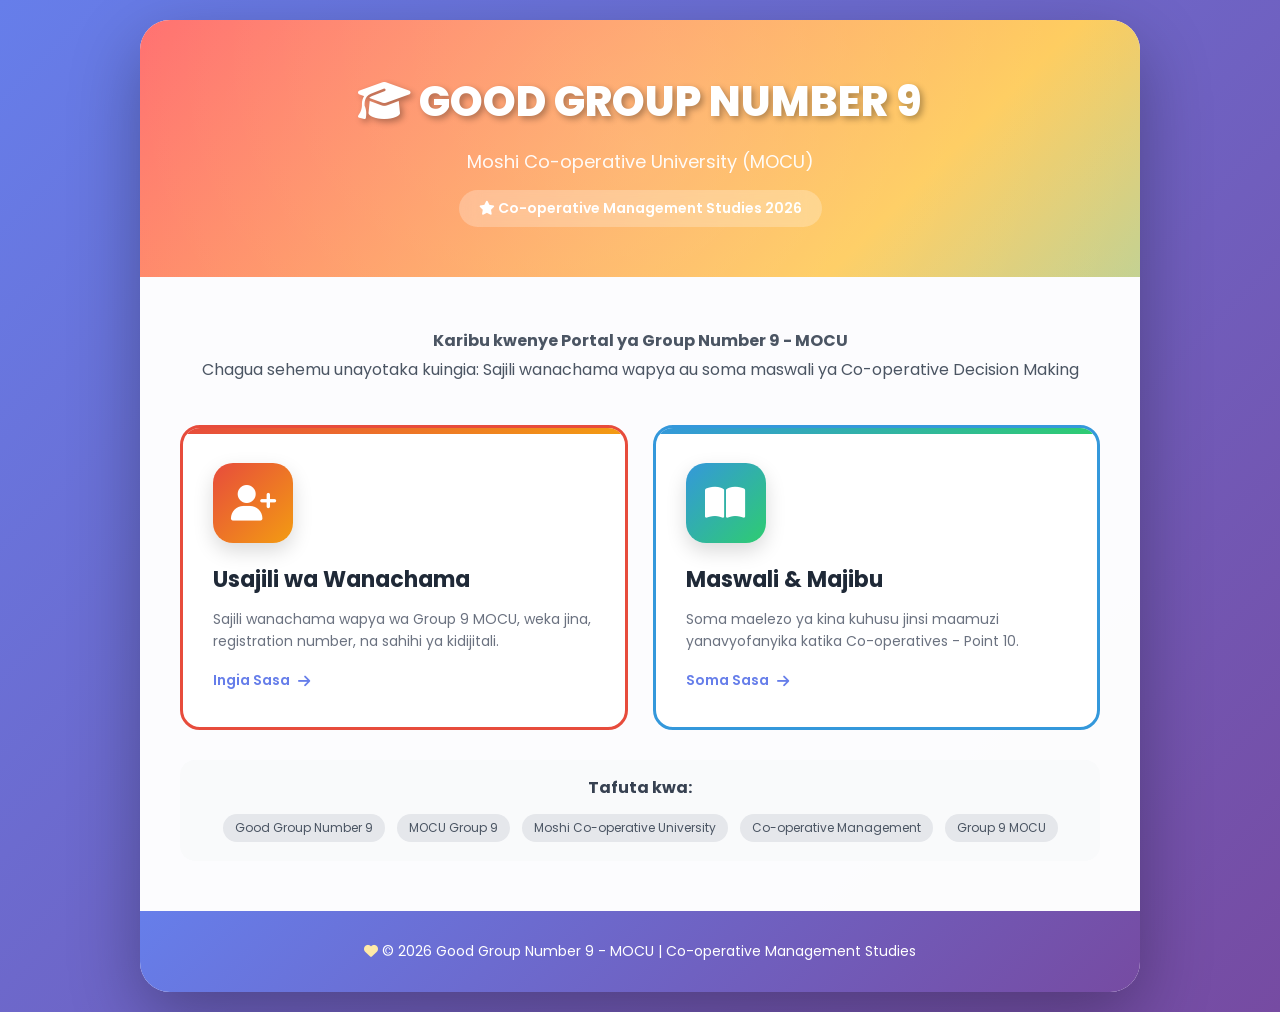
<file: index.html>
<!DOCTYPE html>
<html lang="sw">
<head>
<meta charset="UTF-8">
<meta name="viewport" content="width=device-width, initial-scale=1.0">

<!-- SEO Meta Tags - HII NDIO ITAKAYOFANYA IPATIKANE GOOGLE -->
<title>Good Group Number 9 - MOCU | Co-operative Management Portal</title>
<meta name="description" content="Good Group Number 9 MOCU - Moshi Co-operative University. Member registration portal na maswali ya Co-operative Decision Making. Co-operative Management Studies 2026.">
<meta name="keywords" content="Good Group Number 9, MOCU, Moshi Co-operative University, Group 9 MOCU, Co-operative Management, Group Number 9, MOCU Group 9, Ushirika MOCU, Co-operative Decision Making">
<meta name="author" content="Group 9 - MOCU">

<!-- Open Graph kwa Social Media -->
<meta property="og:title" content="Good Group Number 9 - MOCU Portal">
<meta property="og:description" content="Co-operative Management Studies Portal - Member Registration & Study Materials">
<meta property="og:type" content="website">
<meta property="og:site_name" content="MOCU Group 9">

<!-- Robots -->
<meta name="robots" content="index, follow">
<meta name="googlebot" content="index, follow">

<link rel="stylesheet" href="https://cdnjs.cloudflare.com/ajax/libs/font-awesome/6.5.1/css/all.min.css">
<style>
    @import url('https://fonts.googleapis.com/css2?family=Poppins:wght@300;400;500;600;700;800&display=swap');
    
    * {
        margin: 0;
        padding: 0;
        box-sizing: border-box;
    }
    
    body {
        font-family: 'Poppins', sans-serif;
        min-height: 100vh;
        background: linear-gradient(135deg, #667eea 0%, #764ba2 25%, #f093fb 50%, #4facfe 75%, #00f2fe 100%);
        background-size: 400% 400%;
        animation: gradientShift 15s ease infinite;
        display: flex;
        align-items: center;
        justify-content: center;
        padding: 20px;
    }
    
    @keyframes gradientShift {
        0% { background-position: 0% 50%; }
        50% { background-position: 100% 50%; }
        100% { background-position: 0% 50%; }
    }
    
    .container {
        max-width: 1000px;
        width: 100%;
    }
    
    .cover-card {
        background: rgba(255, 255, 255, 0.98);
        border-radius: 30px;
        box-shadow: 0 25px 70px rgba(0,0,0,0.3);
        overflow: hidden;
        animation: slideUp 0.6s ease-out;
    }
    
    @keyframes slideUp {
        from { opacity: 0; transform: translateY(40px); }
        to { opacity: 1; transform: translateY(0); }
    }
    
    .cover-header {
        background: linear-gradient(135deg, #ff6b6b 0%, #feca57 25%, #48dbfb 50%, #ff9ff3 75%, #54a0ff 100%);
        background-size: 300% 300%;
        animation: headerGradient 8s ease infinite;
        padding: 50px 40px;
        text-align: center;
        color: white;
        position: relative;
        overflow: hidden;
    }
    
    @keyframes headerGradient {
        0% { background-position: 0% 50%; }
        50% { background-position: 100% 50%; }
        100% { background-position: 0% 50%; }
    }
    
    .cover-header::before {
        content: '';
        position: absolute;
        top: -50%;
        left: -50%;
        width: 200%;
        height: 200%;
        background: radial-gradient(circle, rgba(255,255,255,0.15) 0%, transparent 70%);
        animation: rotate 20s linear infinite;
    }
    
    @keyframes rotate {
        from { transform: rotate(0deg); }
        to { transform: rotate(360deg); }
    }
    
    .cover-header h1 {
        font-size: 42px;
        font-weight: 800;
        margin-bottom: 15px;
        text-shadow: 3px 3px 6px rgba(0,0,0,0.3);
        position: relative;
        z-index: 1;
    }
    
    .cover-header p {
        font-size: 18px;
        opacity: 0.95;
        position: relative;
        z-index: 1;
    }
    
    .cover-header .badge {
        display: inline-block;
        background: rgba(255,255,255,0.25);
        padding: 8px 20px;
        border-radius: 25px;
        margin-top: 15px;
        font-size: 14px;
        font-weight: 600;
        backdrop-filter: blur(10px);
        position: relative;
        z-index: 1;
    }
    
    .cover-body {
        padding: 50px 40px;
    }
    
    .intro-text {
        text-align: center;
        color: #4b5563;
        font-size: 16px;
        margin-bottom: 40px;
        line-height: 1.8;
    }
    
    .cards-grid {
        display: grid;
        grid-template-columns: repeat(auto-fit, minmax(280px, 1fr));
        gap: 25px;
        margin-bottom: 30px;
    }
    
    .nav-card {
        background: white;
        border-radius: 20px;
        padding: 35px 30px;
        text-decoration: none;
        color: inherit;
        border: 3px solid transparent;
        transition: all 0.4s cubic-bezier(0.175, 0.885, 0.32, 1.275);
        position: relative;
        overflow: hidden;
        cursor: pointer;
    }
    
    .nav-card::before {
        content: '';
        position: absolute;
        top: 0;
        left: 0;
        width: 100%;
        height: 6px;
        transition: height 0.3s ease;
    }
    
    .nav-card:hover::before {
        height: 100%;
        opacity: 0.05;
    }
    
    .nav-card:hover {
        transform: translateY(-8px) scale(1.02);
        box-shadow: 0 20px 40px rgba(0,0,0,0.15);
    }
    
    .nav-card:nth-child(1) {
        border-color: #e74c3c;
    }
    .nav-card:nth-child(1)::before {
        background: linear-gradient(135deg, #e74c3c, #f39c12);
    }
    .nav-card:nth-child(1) .icon-box {
        background: linear-gradient(135deg, #e74c3c, #f39c12);
    }
    
    .nav-card:nth-child(2) {
        border-color: #3498db;
    }
    .nav-card:nth-child(2)::before {
        background: linear-gradient(135deg, #3498db, #2ecc71);
    }
    .nav-card:nth-child(2) .icon-box {
        background: linear-gradient(135deg, #3498db, #2ecc71);
    }
    
    .icon-box {
        width: 80px;
        height: 80px;
        border-radius: 20px;
        display: flex;
        align-items: center;
        justify-content: center;
        font-size: 36px;
        color: white;
        margin-bottom: 20px;
        box-shadow: 0 8px 20px rgba(0,0,0,0.15);
        transition: transform 0.3s ease;
    }
    
    .nav-card:hover .icon-box {
        transform: rotateY(360deg);
    }
    
    .nav-card h2 {
        font-size: 22px;
        color: #1f2937;
        margin-bottom: 12px;
        font-weight: 700;
    }
    
    .nav-card p {
        color: #6b7280;
        font-size: 14px;
        line-height: 1.6;
        margin-bottom: 15px;
    }
    
    .nav-card .btn-arrow {
        display: inline-flex;
        align-items: center;
        gap: 8px;
        color: #667eea;
        font-weight: 600;
        font-size: 14px;
        transition: gap 0.3s ease;
    }
    
    .nav-card:hover .btn-arrow {
        gap: 12px;
    }
    
    .footer {
        text-align: center;
        padding: 30px;
        background: linear-gradient(135deg, #667eea 0%, #764ba2 100%);
        color: white;
        font-size: 14px;
    }
    
    .footer i {
        color: #ffeaa7;
    }
    
    .search-tags {
        text-align: center;
        margin-top: 20px;
        padding: 15px;
        background: #f9fafb;
        border-radius: 15px;
    }
    
    .search-tags span {
        display: inline-block;
        background: #e5e7eb;
        color: #4b5563;
        padding: 5px 12px;
        border-radius: 15px;
        font-size: 12px;
        margin: 4px;
    }
    
    @media (max-width: 768px) {
        .cover-header h1 { font-size: 32px; }
        .cover-header p { font-size: 16px; }
        .cover-body { padding: 30px 20px; }
        .cards-grid { grid-template-columns: 1fr; }
    }
</style>
</head>
<body>

<div class="container">
    <div class="cover-card">
        <div class="cover-header">
            <h1><i class="fas fa-graduation-cap"></i> GOOD GROUP NUMBER 9</h1>
            <p>Moshi Co-operative University (MOCU)</p>
            <div class="badge">
                <i class="fas fa-star"></i> Co-operative Management Studies 2026
            </div>
        </div>

        <div class="cover-body">
            <div class="intro-text">
                <strong>Karibu kwenye Portal ya Group Number 9 - MOCU</strong><br>
                Chagua sehemu unayotaka kuingia: Sajili wanachama wapya au soma maswali ya Co-operative Decision Making
            </div>

            <div class="cards-grid">
                <!-- Card 1: Registration -->
                <a href="registration.html" class="nav-card">
                    <div class="icon-box">
                        <i class="fas fa-user-plus"></i>
                    </div>
                    <h2>Usajili wa Wanachama</h2>
                    <p>Sajili wanachama wapya wa Group 9 MOCU, weka jina, registration number, na sahihi ya kidijitali.</p>
                    <span class="btn-arrow">
                        Ingia Sasa <i class="fas fa-arrow-right"></i>
                    </span>
                </a>

                <!-- Card 2: Maswali -->
                <a href="maswali.html" class="nav-card">
                    <div class="icon-box">
                        <i class="fas fa-book-open"></i>
                    </div>
                    <h2>Maswali & Majibu</h2>
                    <p>Soma maelezo ya kina kuhusu jinsi maamuzi yanavyofanyika katika Co-operatives - Point 10.</p>
                    <span class="btn-arrow">
                        Soma Sasa <i class="fas fa-arrow-right"></i>
                    </span>
                </a>
            </div>

            <div class="search-tags">
                <strong style="display: block; margin-bottom: 10px; color: #374151;">Tafuta kwa:</strong>
                <span>Good Group Number 9</span>
                <span>MOCU Group 9</span>
                <span>Moshi Co-operative University</span>
                <span>Co-operative Management</span>
                <span>Group 9 MOCU</span>
            </div>
        </div>

        <div class="footer">
            <p><i class="fas fa-heart"></i> &copy; 2026 Good Group Number 9 - MOCU | Co-operative Management Studies</p>
        </div>
    </div>
</div>

</body>
</html>
</file>
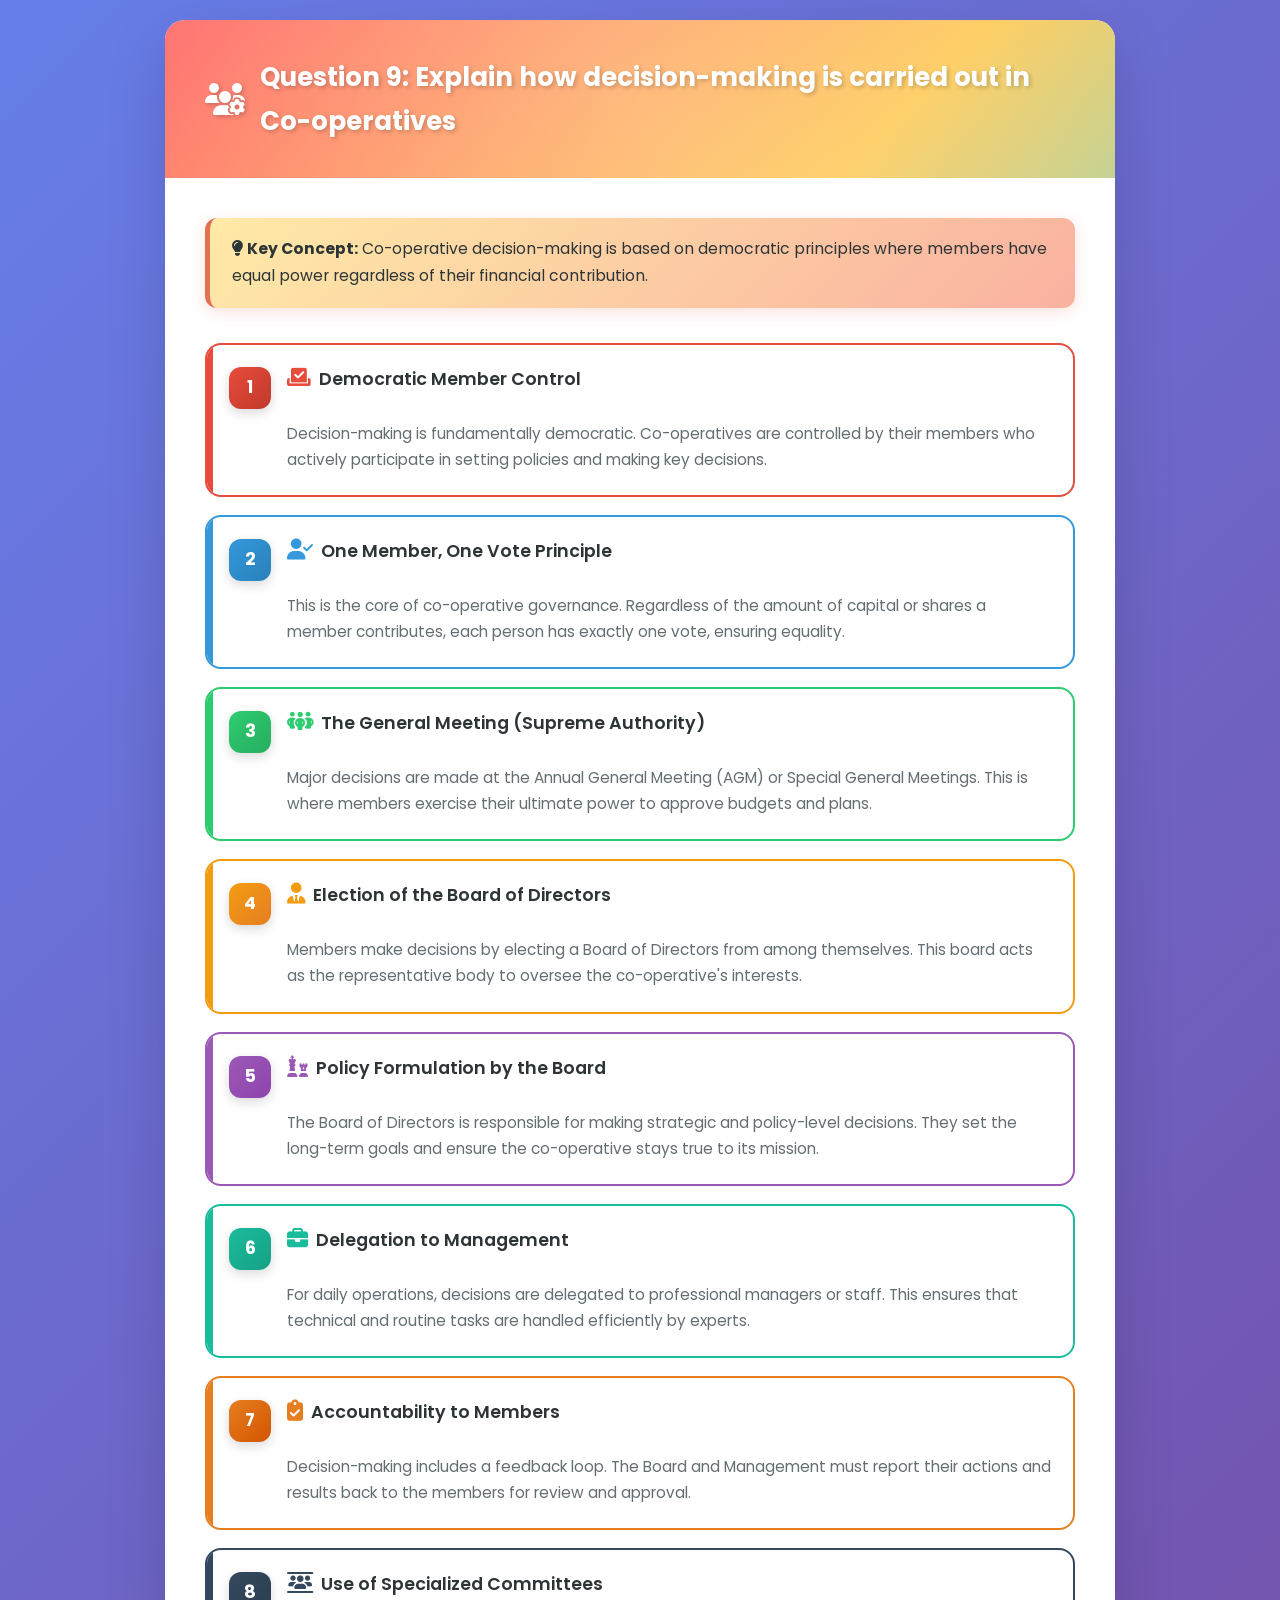
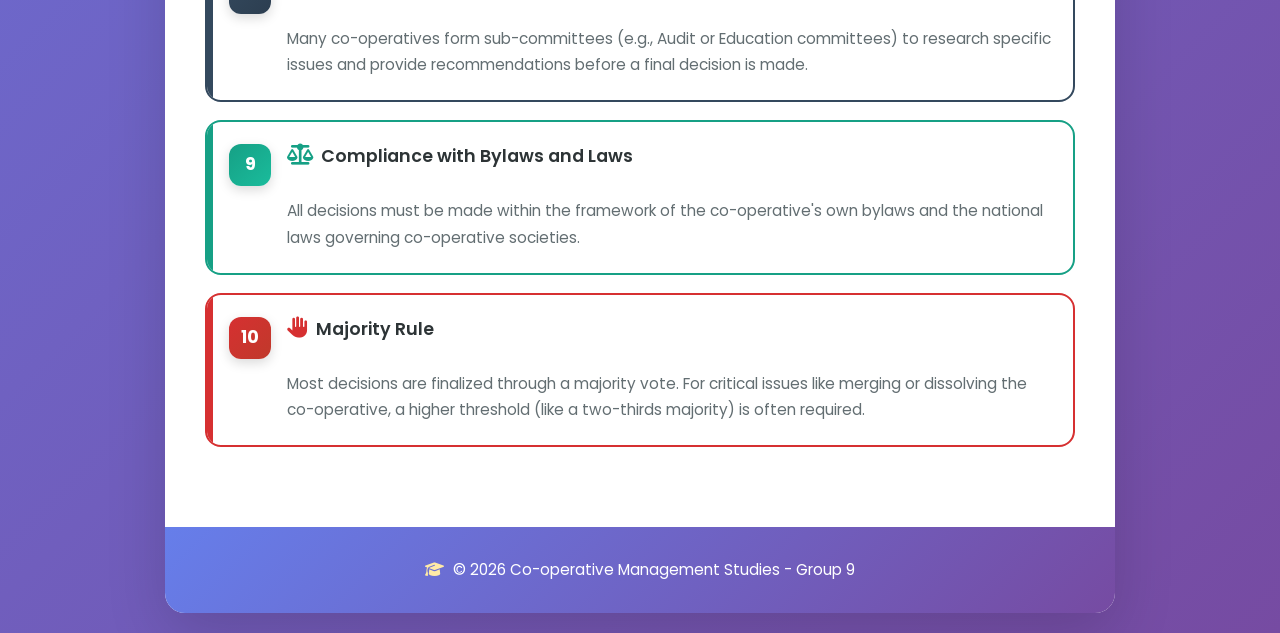
<file: Index.html>
<!DOCTYPE html>
<html lang="en">
<head>
<meta charset="UTF-8">
<meta name="viewport" content="width=device-width, initial-scale=1.0">
<title>Co-operative Decision Making - 10 Points</title>
<link rel="stylesheet" href="https://cdnjs.cloudflare.com/ajax/libs/font-awesome/6.5.1/css/all.min.css">
<style>
    @import url('https://fonts.googleapis.com/css2?family=Poppins:wght@300;400;500;600;700&display=swap');
    
    * {
        margin: 0;
        padding: 0;
        box-sizing: border-box;
    }
    
    body {
        font-family: 'Poppins', sans-serif;
        line-height: 1.7;
        color: #2d3748;
        background: linear-gradient(135deg, #667eea 0%, #764ba2 25%, #f093fb 50%, #4facfe 75%, #00f2fe 100%);
        background-size: 400% 400%;
        animation: gradientShift 15s ease infinite;
        padding: 20px;
        min-height: 100vh;
    }
    
    @keyframes gradientShift {
        0% { background-position: 0% 50%; }
        50% { background-position: 100% 50%; }
        100% { background-position: 0% 50%; }
    }
    
    .main-container {
        background-color: #fff;
        max-width: 950px;
        margin: 0 auto;
        padding: 0;
        border-radius: 20px;
        box-shadow: 0 20px 60px rgba(0,0,0,0.15);
        overflow: hidden;
        animation: fadeIn 0.6s ease-out;
    }
    
    @keyframes fadeIn {
        from { opacity: 0; transform: translateY(20px); }
        to { opacity: 1; transform: translateY(0); }
    }
    
    .question-header {
        background: linear-gradient(135deg, #ff6b6b 0%, #feca57 25%, #48dbfb 50%, #ff9ff3 75%, #54a0ff 100%);
        background-size: 300% 300%;
        animation: headerGradient 8s ease infinite;
        color: #ffffff;
        padding: 35px 40px;
        position: relative;
        overflow: hidden;
    }
    
    @keyframes headerGradient {
        0% { background-position: 0% 50%; }
        50% { background-position: 100% 50%; }
        100% { background-position: 0% 50%; }
    }
    
    .question-header::after {
        content: '';
        position: absolute;
        top: -50%;
        right: -50%;
        width: 200%;
        height: 200%;
        background: radial-gradient(circle, rgba(255,255,255,0.2) 0%, transparent 70%);
    }
    
    .question-header h1 {
        font-size: 26px;
        font-weight: 700;
        position: relative;
        z-index: 1;
        display: flex;
        align-items: center;
        gap: 15px;
        text-shadow: 2px 2px 4px rgba(0,0,0,0.2);
    }
    
    .question-header h1 i {
        font-size: 32px;
        animation: bounce 2s infinite;
    }
    
    @keyframes bounce {
        0%, 100% { transform: translateY(0); }
        50% { transform: translateY(-5px); }
    }
    
    .content-wrapper {
        padding: 40px;
    }
    
    .intro-text {
        background: linear-gradient(135deg, #ffeaa7 0%, #fab1a0 100%);
        border-left: 5px solid #e17055;
        padding: 18px 22px;
        border-radius: 12px;
        margin-bottom: 35px;
        font-size: 0.98em;
        color: #2d3436;
        box-shadow: 0 4px 15px rgba(225, 112, 85, 0.2);
    }
    
    .points-grid {
        display: grid;
        gap: 18px;
    }
    
    .point {
        background: #ffffff;
        padding: 22px;
        border-radius: 16px;
        border: 2px solid transparent;
        transition: all 0.4s ease;
        animation: slideUp 0.5s ease-out backwards;
        position: relative;
        overflow: hidden;
    }
    
    .point::before {
        content: '';
        position: absolute;
        top: 0;
        left: 0;
        width: 6px;
        height: 100%;
        transition: width 0.3s ease;
    }
    
    .point:hover::before {
        width: 100%;
        opacity: 0.08;
    }
    
    .point:hover {
        transform: translateY(-5px) scale(1.02);
        box-shadow: 0 12px 30px rgba(0,0,0,0.15);
    }
    
    /* Rangi tofauti kwa kila point */
    .point:nth-child(1) { border-color: #e74c3c; }
    .point:nth-child(1)::before { background: #e74c3c; }
    .point:nth-child(1) .point-number { background: linear-gradient(135deg, #e74c3c, #c0392b); }
    .point:nth-child(1) .point-icon { color: #e74c3c; }
    
    .point:nth-child(2) { border-color: #3498db; }
    .point:nth-child(2)::before { background: #3498db; }
    .point:nth-child(2) .point-number { background: linear-gradient(135deg, #3498db, #2980b9); }
    .point:nth-child(2) .point-icon { color: #3498db; }
    
    .point:nth-child(3) { border-color: #2ecc71; }
    .point:nth-child(3)::before { background: #2ecc71; }
    .point:nth-child(3) .point-number { background: linear-gradient(135deg, #2ecc71, #27ae60); }
    .point:nth-child(3) .point-icon { color: #2ecc71; }
    
    .point:nth-child(4) { border-color: #f39c12; }
    .point:nth-child(4)::before { background: #f39c12; }
    .point:nth-child(4) .point-number { background: linear-gradient(135deg, #f39c12, #e67e22); }
    .point:nth-child(4) .point-icon { color: #f39c12; }
    
    .point:nth-child(5) { border-color: #9b59b6; }
    .point:nth-child(5)::before { background: #9b59b6; }
    .point:nth-child(5) .point-number { background: linear-gradient(135deg, #9b59b6, #8e44ad); }
    .point:nth-child(5) .point-icon { color: #9b59b6; }
    
    .point:nth-child(6) { border-color: #1abc9c; }
    .point:nth-child(6)::before { background: #1abc9c; }
    .point:nth-child(6) .point-number { background: linear-gradient(135deg, #1abc9c, #16a085); }
    .point:nth-child(6) .point-icon { color: #1abc9c; }
    
    .point:nth-child(7) { border-color: #e67e22; }
    .point:nth-child(7)::before { background: #e67e22; }
    .point:nth-child(7) .point-number { background: linear-gradient(135deg, #e67e22, #d35400); }
    .point:nth-child(7) .point-icon { color: #e67e22; }
    
    .point:nth-child(8) { border-color: #34495e; }
    .point:nth-child(8)::before { background: #34495e; }
    .point:nth-child(8) .point-number { background: linear-gradient(135deg, #34495e, #2c3e50); }
    .point:nth-child(8) .point-icon { color: #34495e; }
    
    .point:nth-child(9) { border-color: #16a085; }
    .point:nth-child(9)::before { background: #16a085; }
    .point:nth-child(9) .point-number { background: linear-gradient(135deg, #16a085, #1abc9c); }
    .point:nth-child(9) .point-icon { color: #16a085; }
    
    .point:nth-child(10) { border-color: #d63031; }
    .point:nth-child(10)::before { background: #d63031; }
    .point:nth-child(10) .point-number { background: linear-gradient(135deg, #d63031, #c0392b); }
    .point:nth-child(10) .point-icon { color: #d63031; }
    
    .point:nth-child(1) { animation-delay: 0.1s; }
    .point:nth-child(2) { animation-delay: 0.15s; }
    .point:nth-child(3) { animation-delay: 0.2s; }
    .point:nth-child(4) { animation-delay: 0.25s; }
    .point:nth-child(5) { animation-delay: 0.3s; }
    .point:nth-child(6) { animation-delay: 0.35s; }
    .point:nth-child(7) { animation-delay: 0.4s; }
    .point:nth-child(8) { animation-delay: 0.45s; }
    .point:nth-child(9) { animation-delay: 0.5s; }
    .point:nth-child(10) { animation-delay: 0.55s; }
    
    @keyframes slideUp {
        from { opacity: 0; transform: translateY(20px); }
        to { opacity: 1; transform: translateY(0); }
    }
    
    .point-header {
        display: flex;
        align-items: flex-start;
        gap: 16px;
        margin-bottom: 12px;
    }
    
    .point-number {
        color: white;
        min-width: 42px;
        height: 42px;
        border-radius: 12px;
        display: flex;
        align-items: center;
        justify-content: center;
        font-weight: 700;
        font-size: 1.1em;
        flex-shrink: 0;
        box-shadow: 0 4px 12px rgba(0,0,0,0.15);
    }
    
    .point-title {
        font-weight: 600;
        color: #2d3436;
        font-size: 1.1em;
        line-height: 1.4;
    }
    
    .point-icon {
        margin-right: 8px;
        font-size: 1.2em;
    }
    
    .explanation {
        margin-left: 58px;
        color: #636e72;
        font-size: 0.96em;
        line-height: 1.7;
    }
    
    .footer {
        margin-top: 40px;
        padding: 30px 40px;
        background: linear-gradient(135deg, #667eea 0%, #764ba2 100%);
        text-align: center;
        font-size: 0.95em;
        color: white;
    }
    
    .footer i {
        color: #ffeaa7;
        margin-right: 5px;
    }
    
    @media (max-width: 768px) {
        body { padding: 10px; }
        .content-wrapper { padding: 25px 20px; }
        .question-header { padding: 25px 20px; }
        .question-header h1 { font-size: 20px; }
        .explanation { margin-left: 0; margin-top: 10px; }
        .point-header { flex-direction: column; gap: 12px; }
    }
    
    @media print {
        body { background: white; padding: 0; animation: none; }
        .main-container { box-shadow: none; }
        .question-header { animation: none; }
        .point:hover { transform: none; box-shadow: none; }
    }
</style>
</head>
<body>

<div class="main-container">
    <div class="question-header">
        <h1><i class="fas fa-users-gear"></i> Question 9: Explain how decision-making is carried out in Co-operatives</h1>
    </div>

    <div class="content-wrapper">
        <div class="intro-text">
            <strong><i class="fas fa-lightbulb"></i> Key Concept:</strong> Co-operative decision-making is based on democratic principles where members have equal power regardless of their financial contribution.
        </div>

        <div class="points-grid">
            <div class="point">
                <div class="point-header">
                    <div class="point-number">1</div>
                    <div class="point-title"><i class="fas fa-vote-yea point-icon"></i>Democratic Member Control</div>
                </div>
                <div class="explanation">Decision-making is fundamentally democratic. Co-operatives are controlled by their members who actively participate in setting policies and making key decisions.</div>
            </div>

            <div class="point">
                <div class="point-header">
                    <div class="point-number">2</div>
                    <div class="point-title"><i class="fas fa-user-check point-icon"></i>One Member, One Vote Principle</div>
                </div>
                <div class="explanation">This is the core of co-operative governance. Regardless of the amount of capital or shares a member contributes, each person has exactly one vote, ensuring equality.</div>
            </div>

            <div class="point">
                <div class="point-header">
                    <div class="point-number">3</div>
                    <div class="point-title"><i class="fas fa-people-group point-icon"></i>The General Meeting (Supreme Authority)</div>
                </div>
                <div class="explanation">Major decisions are made at the Annual General Meeting (AGM) or Special General Meetings. This is where members exercise their ultimate power to approve budgets and plans.</div>
            </div>

            <div class="point">
                <div class="point-header">
                    <div class="point-number">4</div>
                    <div class="point-title"><i class="fas fa-user-tie point-icon"></i>Election of the Board of Directors</div>
                </div>
                <div class="explanation">Members make decisions by electing a Board of Directors from among themselves. This board acts as the representative body to oversee the co-operative's interests.</div>
            </div>

            <div class="point">
                <div class="point-header">
                    <div class="point-number">5</div>
                    <div class="point-title"><i class="fas fa-chess point-icon"></i>Policy Formulation by the Board</div>
                </div>
                <div class="explanation">The Board of Directors is responsible for making strategic and policy-level decisions. They set the long-term goals and ensure the co-operative stays true to its mission.</div>
            </div>

            <div class="point">
                <div class="point-header">
                    <div class="point-number">6</div>
                    <div class="point-title"><i class="fas fa-briefcase point-icon"></i>Delegation to Management</div>
                </div>
                <div class="explanation">For daily operations, decisions are delegated to professional managers or staff. This ensures that technical and routine tasks are handled efficiently by experts.</div>
            </div>

            <div class="point">
                <div class="point-header">
                    <div class="point-number">7</div>
                    <div class="point-title"><i class="fas fa-clipboard-check point-icon"></i>Accountability to Members</div>
                </div>
                <div class="explanation">Decision-making includes a feedback loop. The Board and Management must report their actions and results back to the members for review and approval.</div>
            </div>

            <div class="point">
                <div class="point-header">
                    <div class="point-number">8</div>
                    <div class="point-title"><i class="fas fa-users-between-lines point-icon"></i>Use of Specialized Committees</div>
                </div>
                <div class="explanation">Many co-operatives form sub-committees (e.g., Audit or Education committees) to research specific issues and provide recommendations before a final decision is made.</div>
            </div>

            <div class="point">
                <div class="point-header">
                    <div class="point-number">9</div>
                    <div class="point-title"><i class="fas fa-scale-balanced point-icon"></i>Compliance with Bylaws and Laws</div>
                </div>
                <div class="explanation">All decisions must be made within the framework of the co-operative's own bylaws and the national laws governing co-operative societies.</div>
            </div>

            <div class="point">
                <div class="point-header">
                    <div class="point-number">10</div>
                    <div class="point-title"><i class="fas fa-hand point-icon"></i>Majority Rule</div>
                </div>
                <div class="explanation">Most decisions are finalized through a majority vote. For critical issues like merging or dissolving the co-operative, a higher threshold (like a two-thirds majority) is often required.</div>
            </div>
        </div>
    </div>

    <div class="footer">
        <p><i class="fas fa-graduation-cap"></i> &copy; 2026 Co-operative Management Studies - Group 9</p>
    </div>
</div>

</body>
</html>
</file>
